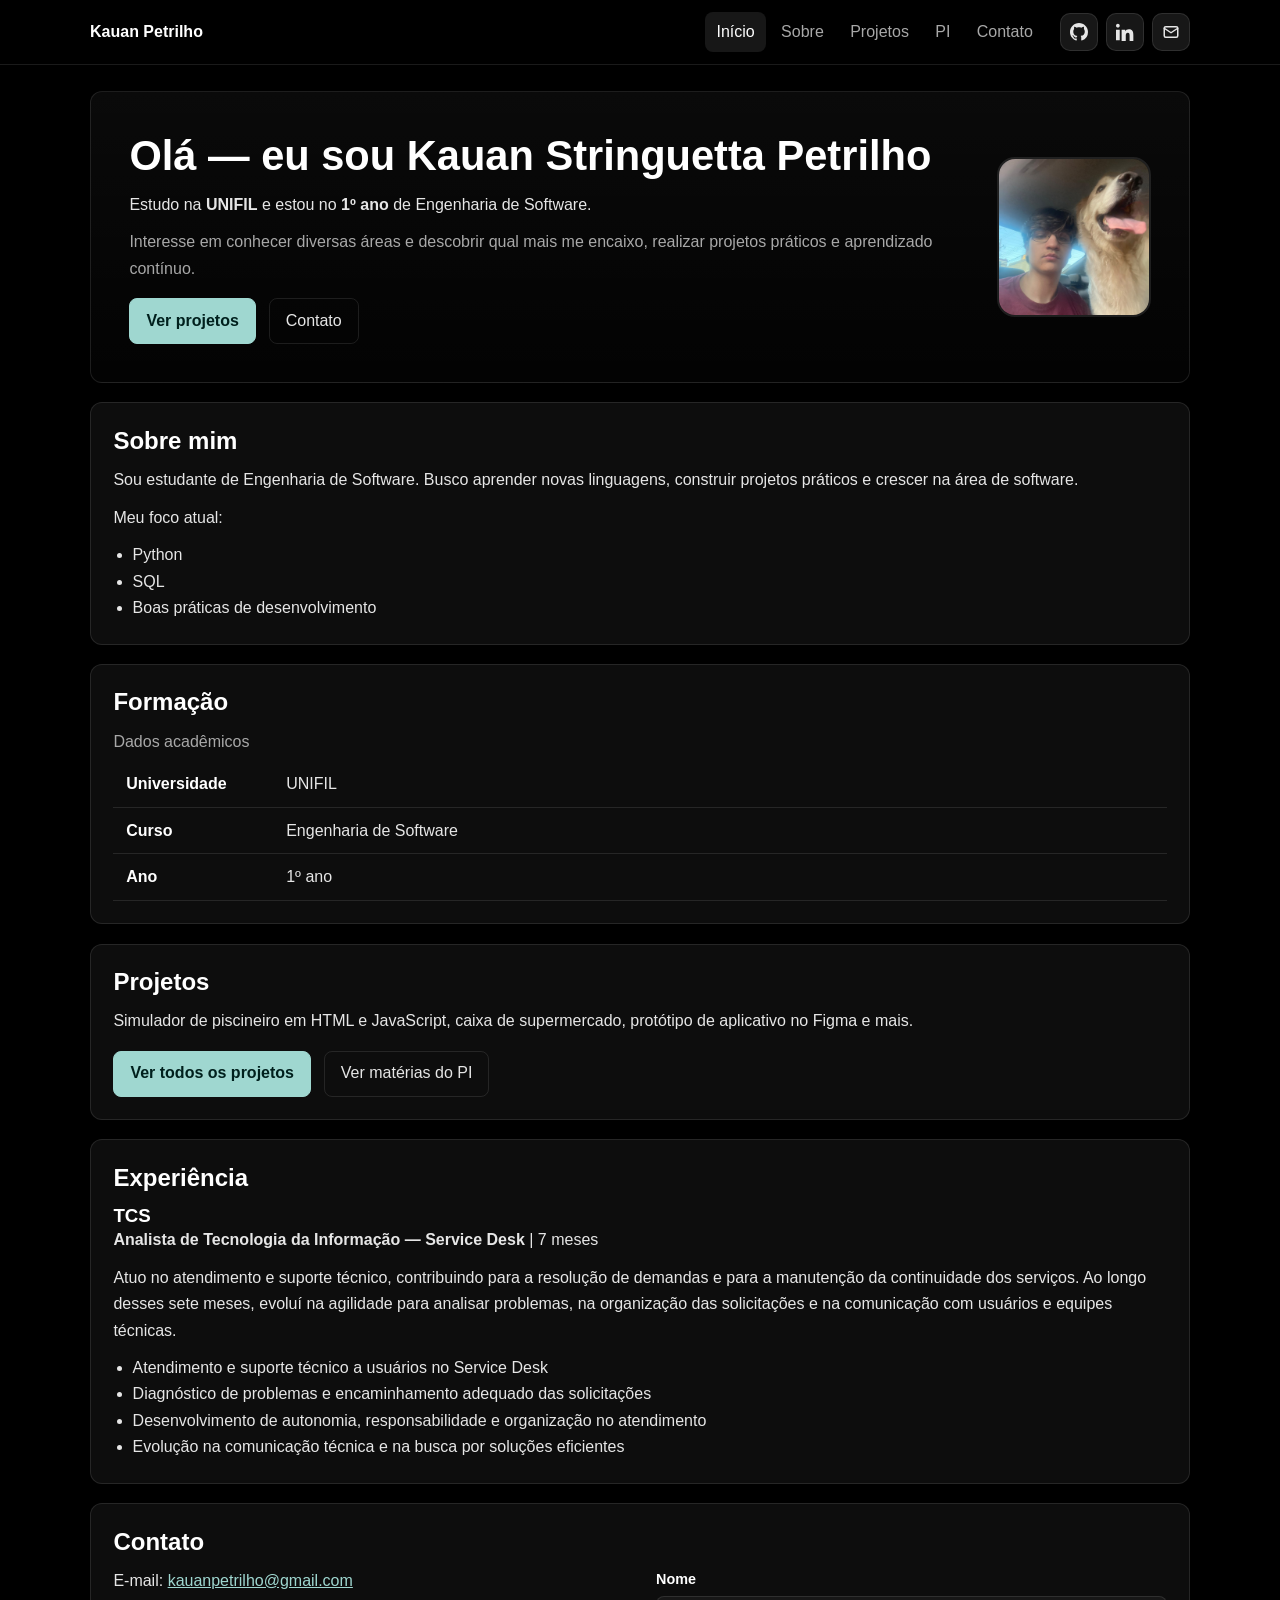
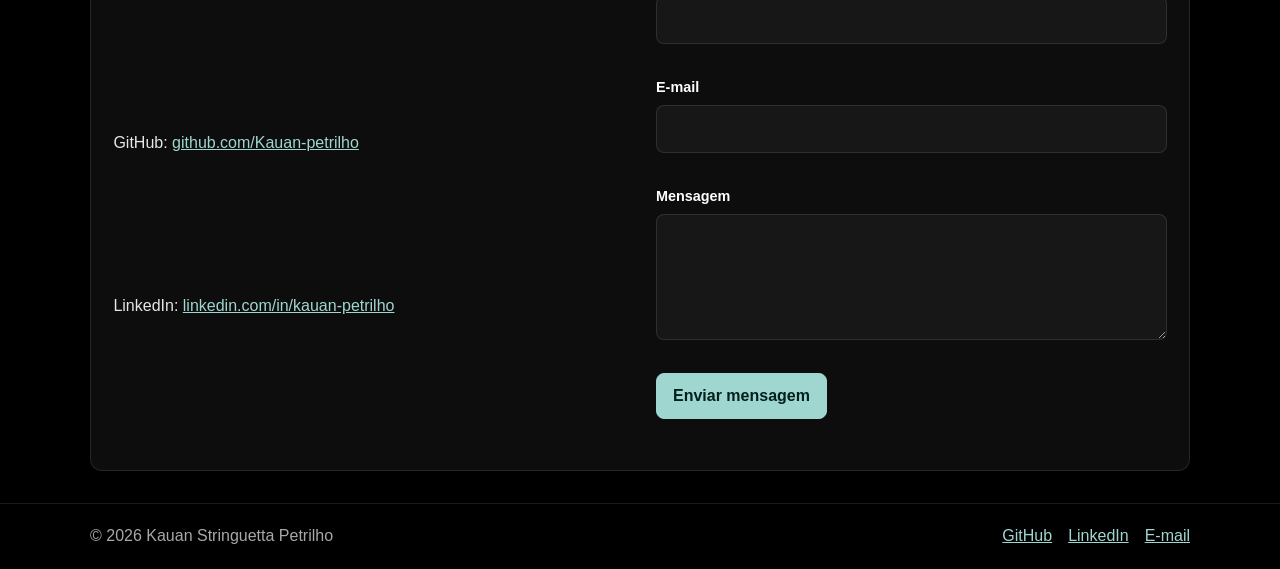
<file: index.html>
<!DOCTYPE html>
<html lang="pt-BR">
<head>
    <meta charset="UTF-8">
    <meta name="viewport" content="width=device-width, initial-scale=1.0">
    <title>Portfólio - Kauan Stringuetta Petrilho</title>
    <meta name="description" content="Portfólio de Kauan Stringuetta Petrilho - estudante de Engenharia de Software na UNIFIL">
    <link rel="stylesheet" href="style.css">
    <script src="script.js" defer></script>
</head>
<body>
    <a class="skip-link" href="#conteudo">Ir para o conteúdo</a>

    <header class="site-header">
        <div class="container header-inner">
            <a class="logo" href="index.html">Kauan Petrilho</a>
            <button class="menu-toggle" type="button" aria-expanded="false" aria-controls="main-nav" aria-label="Abrir menu">
                <span></span><span></span><span></span>
            </button>
            <nav id="main-nav" class="main-nav" aria-label="Navegação principal">
                <a href="index.html" aria-current="page">Início</a>
                <a href="index.html#about">Sobre</a>
                <a href="projetos.html">Projetos</a>
                <a href="pi.html">PI</a>
                <a href="index.html#contact">Contato</a>
            </nav>
            <div class="header-actions">
                <a class="icon-btn" href="https://github.com/Kauan-petrilho" target="_blank" rel="noopener" aria-label="GitHub" title="GitHub">
                    <svg viewBox="0 0 16 16" fill="currentColor" aria-hidden="true"><path fill-rule="evenodd" d="M8 0C3.58 0 0 3.58 0 8c0 3.54 2.29 6.53 5.47 7.59.4.07.55-.17.55-.38 0-.19-.01-.82-.01-1.49-2.01.37-2.53-.49-2.69-.94-.09-.23-.48-.94-.82-1.13-.28-.15-.68-.52-.01-.53.63-.01 1.08.58 1.23.82.72 1.21 1.87.87 2.33.66.07-.52.28-.87.51-1.07-1.78-.2-3.64-.89-3.64-3.95 0-.87.31-1.59.82-2.15-.08-.2-.36-1.02.08-2.12 0 0 .67-.21 2.2.82.64-.18 1.32-.27 2-.27.68 0 1.36.09 2 .27 1.53-1.04 2.2-.82 2.2-.82.44 1.1.16 1.92.08 2.12.51.56.82 1.27.82 2.15 0 3.07-1.87 3.75-3.65 3.95.29.25.54.73.54 1.48 0 1.07-.01 1.93-.01 2.2 0 .21.15.46.55.38A8.013 8.013 0 0 0 16 8c0-4.42-3.58-8-8-8z"/></svg>
                </a>
                <a class="icon-btn" href="https://www.linkedin.com/in/kauan-petrilho-874bb33b4/" target="_blank" rel="noopener" aria-label="LinkedIn" title="LinkedIn">
                    <svg viewBox="0 0 24 24" fill="currentColor" aria-hidden="true"><path d="M4.98 3.5C4.98 4.88 3.88 6 2.49 6 1.1 6 0 4.88 0 3.5 0 2.12 1.1 1 2.49 1 3.88 1 4.98 2.12 4.98 3.5zM0 8.99h4.98v14H0v-14zm7.5 0h4.78v1.89h.07c.67-1.27 2.31-2.6 4.76-2.6 5.08 0 6.01 3.34 6.01 7.68v8.03h-4.98v-7.12c0-1.7-.03-3.89-2.37-3.89-2.38 0-2.74 1.86-2.74 3.79v7.22H7.5v-14z"/></svg>
                </a>
                <a class="icon-btn" href="mailto:kauanpetrilho@gmail.com" aria-label="Enviar e-mail" title="Gmail">
                    <svg viewBox="0 0 24 24" fill="none" stroke="currentColor" stroke-width="2" stroke-linecap="round" stroke-linejoin="round" aria-hidden="true"><rect x="3" y="5" width="18" height="14" rx="2"/><path d="m3 7 9 6 9-6"/></svg>
                </a>
            </div>
        </div>
    </header>

    <main id="conteudo" class="container">
        <section class="hero" aria-labelledby="titulo-hero">
            <div class="hero-inner">
                <div class="hero-text">
                    <h1 id="titulo-hero">Olá — eu sou Kauan Stringuetta Petrilho</h1>
                    <p>Estudo na <strong>UNIFIL</strong> e estou no <strong>1º ano</strong> de Engenharia de Software.</p>
                    <p class="lead">Interesse em conhecer diversas áreas e descobrir qual mais me encaixo, realizar projetos práticos e aprendizado contínuo.</p>
                    <div class="hero-ctas">
                        <a class="btn btn-primary" href="projetos.html">Ver projetos</a>
                        <a class="btn" href="#contact">Contato</a>
                    </div>
                </div>
                <figure class="hero-photo">
                    <img src="foto.jpg" alt="Foto de perfil de Kauan Stringuetta Petrilho" width="160" height="160">
                </figure>
            </div>
        </section>

        <section id="about" aria-labelledby="titulo-sobre">
            <h2 id="titulo-sobre">Sobre mim</h2>
            <p>Sou estudante de Engenharia de Software. Busco aprender novas linguagens, construir projetos práticos e crescer na área de software.</p>
            <p>Meu foco atual:</p>
            <ul class="focus-list">
                <li>Python</li>
                <li>SQL</li>
                <li>Boas práticas de desenvolvimento</li>
            </ul>
        </section>

        <section aria-labelledby="titulo-formacao">
            <h2 id="titulo-formacao">Formação</h2>
            <div class="table-wrap">
                <table>
                    <caption>Dados acadêmicos</caption>
                    <tbody>
                        <tr><th scope="row">Universidade</th><td>UNIFIL</td></tr>
                        <tr><th scope="row">Curso</th><td>Engenharia de Software</td></tr>
                        <tr><th scope="row">Ano</th><td>1º ano</td></tr>
                    </tbody>
                </table>
            </div>
        </section>

        <section id="projects" aria-labelledby="titulo-projetos">
            <h2 id="titulo-projetos">Projetos</h2>
            <p>Simulador de piscineiro em HTML e JavaScript, caixa de supermercado, protótipo de aplicativo no Figma e mais.</p>
            <div class="hero-ctas">
                <a class="btn btn-primary" href="projetos.html">Ver todos os projetos</a>
                <a class="btn" href="pi.html">Ver matérias do PI</a>
            </div>
        </section>

        <section id="experience" aria-labelledby="titulo-experiencia">
            <h2 id="titulo-experiencia">Experiência</h2>
            <h3>TCS</h3>
            <p><strong>Analista de Tecnologia da Informação — Service Desk</strong> | 7 meses</p>
            <p>Atuo no atendimento e suporte técnico, contribuindo para a resolução de demandas e para a manutenção da continuidade dos serviços. Ao longo desses sete meses, evoluí na agilidade para analisar problemas, na organização das solicitações e na comunicação com usuários e equipes técnicas.</p>
            <ul class="focus-list">
                <li>Atendimento e suporte técnico a usuários no Service Desk</li>
                <li>Diagnóstico de problemas e encaminhamento adequado das solicitações</li>
                <li>Desenvolvimento de autonomia, responsabilidade e organização no atendimento</li>
                <li>Evolução na comunicação técnica e na busca por soluções eficientes</li>
            </ul>
        </section>

        <section id="contact" aria-labelledby="titulo-contato">
            <h2 id="titulo-contato">Contato</h2>
            <div class="contact-grid">
                <ul class="contact-links">
                    <li>E-mail: <a href="mailto:kauanpetrilho@gmail.com">kauanpetrilho@gmail.com</a></li>
                    <li>GitHub: <a href="https://github.com/Kauan-petrilho" target="_blank" rel="noopener">github.com/Kauan-petrilho</a></li>
                    <li>LinkedIn: <a href="https://www.linkedin.com/in/kauan-petrilho-874bb33b4/" target="_blank" rel="noopener">linkedin.com/in/kauan-petrilho</a></li>
                </ul>
                <form id="contact-form" novalidate>
                    <div class="form-field">
                        <label for="nome">Nome</label>
                        <input type="text" id="nome" name="nome" autocomplete="name" required>
                        <span class="field-error" id="erro-nome"></span>
                    </div>
                    <div class="form-field">
                        <label for="email">E-mail</label>
                        <input type="email" id="email" name="email" autocomplete="email" required>
                        <span class="field-error" id="erro-email"></span>
                    </div>
                    <div class="form-field">
                        <label for="mensagem">Mensagem</label>
                        <textarea id="mensagem" name="mensagem" rows="4" required></textarea>
                        <span class="field-error" id="erro-mensagem"></span>
                    </div>
                    <button class="btn btn-primary" type="submit">Enviar mensagem</button>
                    <p class="form-status" id="form-status" role="status" aria-live="polite"></p>
                </form>
            </div>
        </section>
    </main>

    <footer class="site-footer">
        <div class="container footer-inner">
            <p>© <span id="ano">2026</span> Kauan Stringuetta Petrilho</p>
            <nav aria-label="Links externos">
                <ul class="footer-links">
                    <li><a href="https://github.com/Kauan-petrilho" target="_blank" rel="noopener">GitHub</a></li>
                    <li><a href="https://www.linkedin.com/in/kauan-petrilho-874bb33b4/" target="_blank" rel="noopener">LinkedIn</a></li>
                    <li><a href="mailto:kauanpetrilho@gmail.com">E-mail</a></li>
                </ul>
            </nav>
        </div>
    </footer>
</body>
</html>
</file>
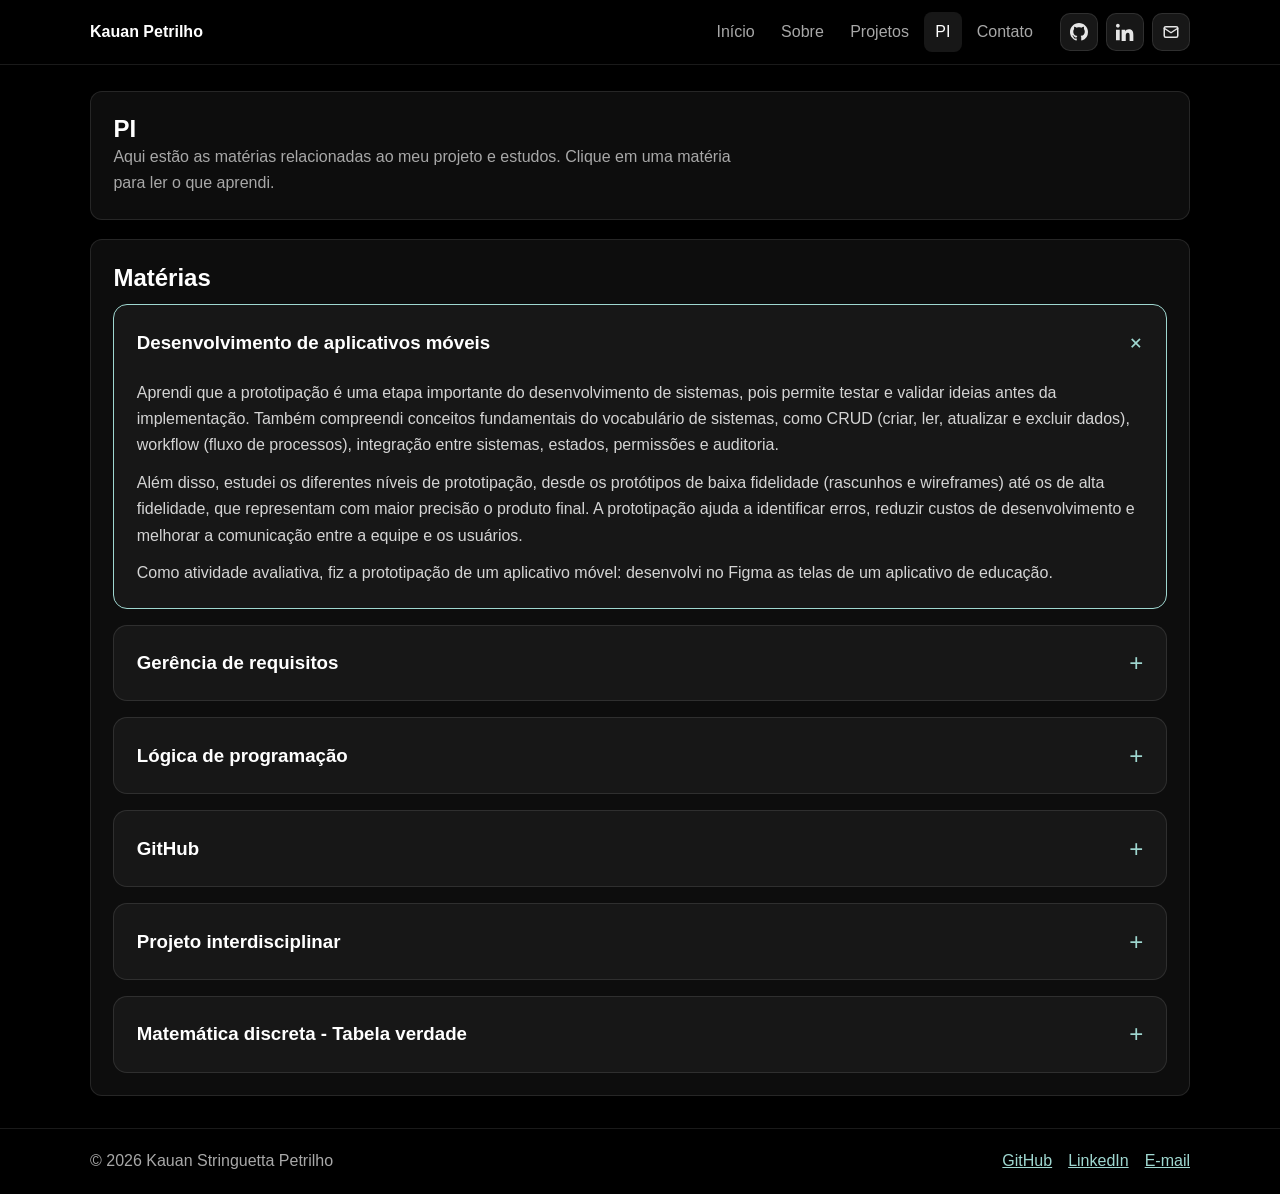
<file: pi.html>
<!DOCTYPE html>
<html lang="pt-BR">
<head>
    <meta charset="UTF-8">
    <meta name="viewport" content="width=device-width, initial-scale=1.0">
    <title>PI - Kauan Petrilho</title>
    <meta name="description" content="Página PI de Kauan Petrilho: matérias e atividades do primeiro ano">
    <link rel="stylesheet" href="style.css">
    <script src="script.js" defer></script>
</head>
<body>
    <a class="skip-link" href="#conteudo">Ir para o conteúdo</a>

    <header class="site-header">
        <div class="container header-inner">
            <a class="logo" href="index.html">Kauan Petrilho</a>
            <button class="menu-toggle" type="button" aria-expanded="false" aria-controls="main-nav" aria-label="Abrir menu">
                <span></span><span></span><span></span>
            </button>
            <nav id="main-nav" class="main-nav" aria-label="Navegação principal">
                <a href="index.html">Início</a>
                <a href="index.html#about">Sobre</a>
                <a href="projetos.html">Projetos</a>
                <a href="pi.html" aria-current="page">PI</a>
                <a href="index.html#contact">Contato</a>
            </nav>
            <div class="header-actions">
                <a class="icon-btn" href="https://github.com/Kauan-petrilho" target="_blank" rel="noopener" aria-label="GitHub" title="GitHub">
                    <svg viewBox="0 0 16 16" fill="currentColor" aria-hidden="true"><path fill-rule="evenodd" d="M8 0C3.58 0 0 3.58 0 8c0 3.54 2.29 6.53 5.47 7.59.4.07.55-.17.55-.38 0-.19-.01-.82-.01-1.49-2.01.37-2.53-.49-2.69-.94-.09-.23-.48-.94-.82-1.13-.28-.15-.68-.52-.01-.53.63-.01 1.08.58 1.23.82.72 1.21 1.87.87 2.33.66.07-.52.28-.87.51-1.07-1.78-.2-3.64-.89-3.64-3.95 0-.87.31-1.59.82-2.15-.08-.2-.36-1.02.08-2.12 0 0 .67-.21 2.2.82.64-.18 1.32-.27 2-.27.68 0 1.36.09 2 .27 1.53-1.04 2.2-.82 2.2-.82.44 1.1.16 1.92.08 2.12.51.56.82 1.27.82 2.15 0 3.07-1.87 3.75-3.65 3.95.29.25.54.73.54 1.48 0 1.07-.01 1.93-.01 2.2 0 .21.15.46.55.38A8.013 8.013 0 0 0 16 8c0-4.42-3.58-8-8-8z"/></svg>
                </a>
                <a class="icon-btn" href="https://www.linkedin.com/in/kauan-petrilho-874bb33b4/" target="_blank" rel="noopener" aria-label="LinkedIn" title="LinkedIn">
                    <svg viewBox="0 0 24 24" fill="currentColor" aria-hidden="true"><path d="M4.98 3.5C4.98 4.88 3.88 6 2.49 6 1.1 6 0 4.88 0 3.5 0 2.12 1.1 1 2.49 1 3.88 1 4.98 2.12 4.98 3.5zM0 8.99h4.98v14H0v-14zm7.5 0h4.78v1.89h.07c.67-1.27 2.31-2.6 4.76-2.6 5.08 0 6.01 3.34 6.01 7.68v8.03h-4.98v-7.12c0-1.7-.03-3.89-2.37-3.89-2.38 0-2.74 1.86-2.74 3.79v7.22H7.5v-14z"/></svg>
                </a>
                <a class="icon-btn" href="mailto:kauanpetrilho@gmail.com" aria-label="Enviar e-mail" title="Gmail">
                    <svg viewBox="0 0 24 24" fill="none" stroke="currentColor" stroke-width="2" stroke-linecap="round" stroke-linejoin="round" aria-hidden="true"><rect x="3" y="5" width="18" height="14" rx="2"/><path d="m3 7 9 6 9-6"/></svg>
                </a>
            </div>
        </div>
    </header>

    <main id="conteudo" class="container">
        <section aria-labelledby="titulo-pi">
            <h1 id="titulo-pi">PI</h1>
            <p class="page-intro">Aqui estão as matérias relacionadas ao meu projeto e estudos. Clique em uma matéria para ler o que aprendi.</p>
        </section>

        <section aria-labelledby="titulo-materias">
            <h2 id="titulo-materias">Matérias</h2>
            <div class="subject-grid">
                <details class="subject-card" open>
                    <summary><h3>Desenvolvimento de aplicativos móveis</h3></summary>
                    <div class="subject-body">
                        <p>Aprendi que a prototipação é uma etapa importante do desenvolvimento de sistemas, pois permite testar e validar ideias antes da implementação. Também compreendi conceitos fundamentais do vocabulário de sistemas, como CRUD (criar, ler, atualizar e excluir dados), workflow (fluxo de processos), integração entre sistemas, estados, permissões e auditoria.</p>
                        <p>Além disso, estudei os diferentes níveis de prototipação, desde os protótipos de baixa fidelidade (rascunhos e wireframes) até os de alta fidelidade, que representam com maior precisão o produto final. A prototipação ajuda a identificar erros, reduzir custos de desenvolvimento e melhorar a comunicação entre a equipe e os usuários.</p>
                        <p>Como atividade avaliativa, fiz a prototipação de um aplicativo móvel: desenvolvi no Figma as telas de um aplicativo de educação.</p>
                    </div>
                </details>

                <details class="subject-card">
                    <summary><h3>Gerência de requisitos</h3></summary>
                    <div class="subject-body">
                        <p>Aprendi os conceitos fundamentais da Engenharia de Software e da Gerência de Requisitos. Entendi que os requisitos representam as necessidades e expectativas dos usuários e que seu levantamento é essencial para garantir que o sistema desenvolvido resolva o problema correto. Também aprendi a diferença entre requisitos funcionais, que definem o que o sistema deve fazer, e requisitos não funcionais, que definem como o sistema deve funcionar, considerando aspectos como usabilidade, confiabilidade, desempenho e suportabilidade.</p>
                        <p>Além disso, estudei as fases do ciclo de vida do software, os modelos de desenvolvimento, a importância da documentação e validação dos requisitos e as principais técnicas de levantamento de requisitos, como entrevistas, questionários e brainstorming. Esses conhecimentos ajudam a reduzir erros, controlar mudanças e aumentar a qualidade do software desenvolvido.</p>
                        <p>Atividades realizadas:</p>
                        <ol>
                            <li>Um formulário para o professor avaliar se entendemos os conceitos básicos de gerência de requisitos.</li>
                            <li>Assistimos a um vídeo e listamos 10 problemas encontrados no ciclo de desenvolvimento do sistema apresentado.</li>
                            <li>Elaboramos um roteiro de entrevista para uma empresa fictícia criada por mim e meus amigos, preenchendo nome da empresa, processo da empresa e necessidades.</li>
                            <li>Fomos escolhidos como clientes e criamos slides dizendo o que esperávamos de processos e novas soluções para essa empresa.</li>
                        </ol>
                        <p>Também houve uma prova que englobou todo o material citado.</p>
                    </div>
                </details>

                <details class="subject-card">
                    <summary><h3>Lógica de programação</h3></summary>
                    <div class="subject-body">
                        <p>Durante a disciplina de Lógica de Programação, aprendi os conceitos fundamentais necessários para o desenvolvimento de algoritmos e programas. Os conteúdos foram apresentados utilizando as linguagens Java, C e Portugol, sendo o Portugol WebStudio a principal ferramenta utilizada para as atividades práticas.</p>
                        <p>Ao longo da disciplina, desenvolvi aproximadamente 10 listas de exercícios, abordando desde problemas mais simples, como cálculo de médias, soma de notas, operações matemáticas, estruturas condicionais e de repetição, até programas mais elaborados que exigiam maior capacidade de análise e resolução de problemas.</p>
                        <p>Também aprendi conceitos como variáveis, tipos de dados, entrada e saída de informações, operadores lógicos e matemáticos, estruturas de decisão (if/else), estruturas de repetição (enquanto, para e faça-enquanto) e organização de algoritmos.</p>
                        <p>Como atividade final, desenvolvi um sistema de caixa de supermercado, projeto que reuniu diversos conceitos aprendidos ao longo da disciplina, envolvendo cadastro de produtos, cálculos de valores, controle de compras e interação com o usuário. Esse trabalho permitiu aplicar na prática os conhecimentos adquiridos e fortalecer o raciocínio lógico e a capacidade de programação.</p>
                    </div>
                </details>

                <details class="subject-card">
                    <summary><h3>GitHub</h3></summary>
                    <div class="subject-body">
                        <p>Durante as atividades relacionadas ao Git e GitHub, aprendi os conceitos básicos de versionamento de código e colaboração em projetos de software. Estudei comandos fundamentais como git add, git commit, git push e git pull, compreendendo sua importância no controle de versões e na sincronização de arquivos entre o computador local e os repositórios remotos.</p>
                        <p>Ao longo das aulas e atividades práticas, realizei diversas tarefas utilizando o Visual Studio Code integrado ao Git, como clonar repositórios (git clone), criar e modificar arquivos, registrar alterações por meio de commits e enviar atualizações para o GitHub. Também aprendi a baixar alterações feitas por outros usuários, manter os projetos atualizados e organizar o histórico de desenvolvimento.</p>
                        <p>Essas atividades permitiram desenvolver conhecimentos sobre trabalho colaborativo, gerenciamento de versões, armazenamento de projetos em repositórios remotos e utilização de ferramentas amplamente empregadas no desenvolvimento de software.</p>
                    </div>
                </details>

                <details class="subject-card">
                    <summary><h3>Projeto interdisciplinar</h3></summary>
                    <div class="subject-body">
                        <p>No Projeto Interdisciplinar, desenvolvemos uma startup voltada para a área da educação. A proposta consistiu na criação de uma plataforma online que facilita a conexão entre alunos, universitários e professores particulares, tornando mais simples a busca por profissionais qualificados para aulas de reforço, preparação para provas, vestibulares e disciplinas acadêmicas.</p>
                        <p>Durante o desenvolvimento do projeto, passamos por diversas etapas importantes, como a identificação de um problema real no mercado educacional, pesquisa de público-alvo, análise de concorrentes, definição da proposta de valor, elaboração do modelo de negócios e desenvolvimento da ideia da plataforma. Também realizamos estudos sobre as necessidades dos usuários, discutimos funcionalidades do site e definimos estratégias para tornar o serviço acessível e eficiente.</p>
                        <p>Após a validação da ideia e a estruturação do negócio, organizamos todas as informações em um pitch, apresentando o problema identificado, a solução proposta, o funcionamento da plataforma, os diferenciais da startup e o potencial de impacto no setor educacional.</p>
                        <p>O projeto contribuiu para o desenvolvimento de habilidades de empreendedorismo, trabalho em equipe, inovação, planejamento estratégico e apresentação de negócios.</p>
                    </div>
                </details>

                <details class="subject-card">
                    <summary><h3>Matemática discreta - Tabela verdade</h3></summary>
                    <div class="subject-body">
                        <p>Aprendi conceitos fundamentais de Matemática Discreta, com destaque para as tabelas-verdade, utilizadas para analisar proposições lógicas e determinar se uma expressão é verdadeira ou falsa em diferentes situações. Estudei os principais operadores lógicos, como negação, conjunção, disjunção, condicional e bicondicional, e aprendi a construir e interpretar tabelas-verdade para verificar equivalências lógicas, tautologias, contradições e contingências.</p>
                        <p>Também aprendi sobre métodos dedutivos, que permitem chegar a conclusões lógicas a partir de premissas previamente estabelecidas. Além disso, estudei regras de inferência, argumentação lógica e técnicas de demonstração, desenvolvendo a capacidade de analisar problemas de forma estruturada e lógica. Esses conhecimentos são importantes para áreas como programação, desenvolvimento de sistemas e resolução de problemas computacionais.</p>
                        <p>Fizemos diversas listas sobre esse conteúdo e, em grupo, programamos um sistema lógico de calculadora com algumas aplicações práticas desses conceitos.</p>
                    </div>
                </details>
            </div>
        </section>
    </main>

    <footer class="site-footer">
        <div class="container footer-inner">
            <p>© <span id="ano">2026</span> Kauan Stringuetta Petrilho</p>
            <nav aria-label="Links externos">
                <ul class="footer-links">
                    <li><a href="https://github.com/Kauan-petrilho" target="_blank" rel="noopener">GitHub</a></li>
                    <li><a href="https://www.linkedin.com/in/kauan-petrilho-874bb33b4/" target="_blank" rel="noopener">LinkedIn</a></li>
                    <li><a href="mailto:kauanpetrilho@gmail.com">E-mail</a></li>
                </ul>
            </nav>
        </div>
    </footer>
</body>
</html>
</file>
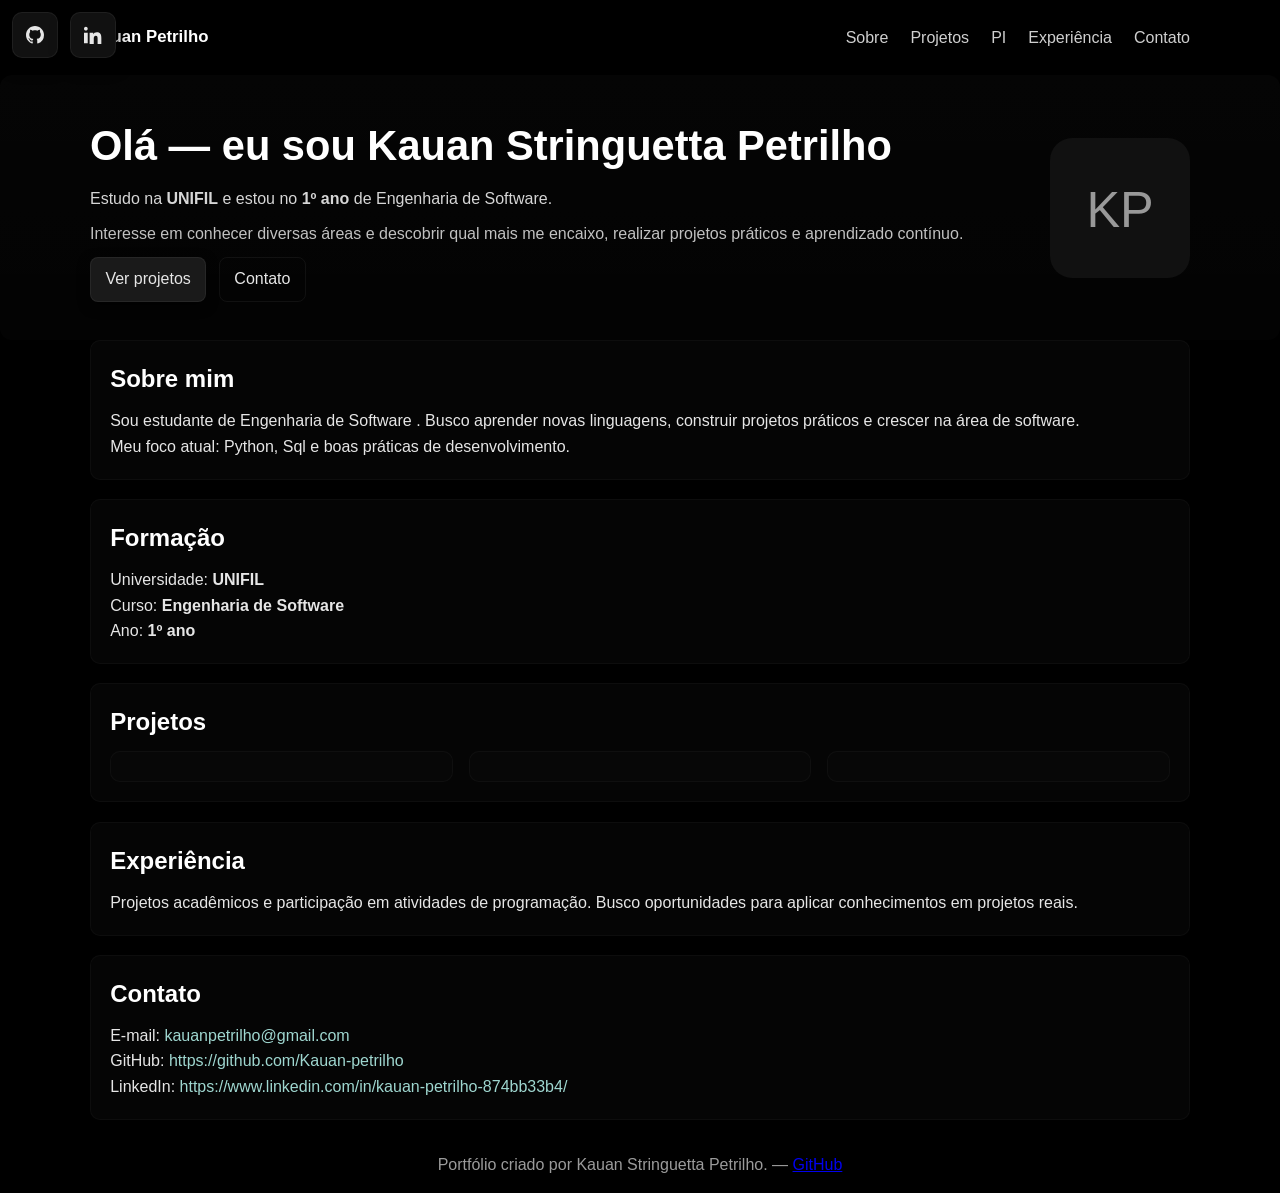
<file: portfolio.html>
<!DOCTYPE html>
<html lang="pt-BR">
<head>
    <meta charset="UTF-8">
    <meta name="viewport" content="width=device-width, initial-scale=1.0">
    <title>Portfólio - Kauan Stringuetta Petrilho</title>
    <link rel="stylesheet" href="styles.css">
    <meta name="description" content="Portfólio de Kauan Stringuetta Petrilho - estudante de Engenharia de Software na UNIFIL">
</head>
<body>
    <header class="site-header">
        <div class="container header-inner">
            <a class="logo" href="https://github.com/Kauan-petrilho" target="_blank" rel="noopener">Kauan Petrilho</a>
            <nav class="main-nav">
                <a href="#about">Sobre</a>
                <a href="#projects">Projetos</a>
                <a href="pi.html">PI</a>
                <a href="#experience">Experiência</a>
                <a href="#contact">Contato</a>
            </nav>
            <div class="social-buttons">
                <a class="social-btn github-btn" href="https://github.com/Kauan-petrilho" target="_blank" rel="noopener" aria-label="GitHub">
                    <svg viewBox="0 0 16 16" fill="currentColor" xmlns="http://www.w3.org/2000/svg" aria-hidden="true">
                        <path fill-rule="evenodd" d="M8 0C3.58 0 0 3.58 0 8c0 3.54 2.29 6.53 5.47 7.59.4.07.55-.17.55-.38 0-.19-.01-.82-.01-1.49-2.01.37-2.53-.49-2.69-.94-.09-.23-.48-.94-.82-1.13-.28-.15-.68-.52-.01-.53.63-.01 1.08.58 1.23.82.72 1.21 1.87.87 2.33.66.07-.52.28-.87.51-1.07-1.78-.2-3.64-.89-3.64-3.95 0-.87.31-1.59.82-2.15-.08-.2-.36-1.02.08-2.12 0 0 .67-.21 2.2.82.64-.18 1.32-.27 2-.27.68 0 1.36.09 2 .27 1.53-1.04 2.2-.82 2.2-.82.44 1.1.16 1.92.08 2.12.51.56.82 1.27.82 2.15 0 3.07-1.87 3.75-3.65 3.95.29.25.54.73.54 1.48 0 1.07-.01 1.93-.01 2.2 0 .21.15.46.55.38A8.013 8.013 0 0 0 16 8c0-4.42-3.58-8-8-8z"/>
                    </svg>
                </a>
                <a class="social-btn linkedin-btn" href="https://www.linkedin.com/in/kauan-petrilho-874bb33b4/" target="_blank" rel="noopener" aria-label="LinkedIn">
                    <svg viewBox="0 0 24 24" fill="currentColor" xmlns="http://www.w3.org/2000/svg" aria-hidden="true">
                        <path d="M4.98 3.5C4.98 4.88 3.88 6 2.49 6 1.1 6 0 4.88 0 3.5 0 2.12 1.1 1 2.49 1 3.88 1 4.98 2.12 4.98 3.5zM0 8.99h4.98v14H0v-14zm7.5 0h4.78v1.89h.07c.67-1.27 2.31-2.6 4.76-2.6 5.08 0 6.01 3.34 6.01 7.68v8.03h-4.98v-7.12c0-1.7-.03-3.89-2.37-3.89-2.38 0-2.74 1.86-2.74 3.79v7.22H7.5v-14z"/>
                    </svg>
                </a>
            </div>
        </div>
        <div class="hero">
            <div class="container hero-inner">
                <div class="hero-text">
                    <h1>Olá — eu sou Kauan Stringuetta Petrilho</h1>
                    <p>Estudo na <strong>UNIFIL</strong> e estou no <strong>1º ano</strong> de Engenharia de Software.</p>
                    <p class="lead">Interesse em conhecer diversas áreas e descobrir qual mais me encaixo, realizar projetos práticos e aprendizado contínuo.</p>
                    <div class="hero-ctas">
                        <a class="btn btn-primary" href="#projects">Ver projetos</a>
                        <a class="btn" href="#contact">Contato</a>
                    </div>
                </div>
                <div class="hero-photo" aria-hidden="true">
                    <svg width="140" height="140" viewBox="0 0 100 100" xmlns="http://www.w3.org/2000/svg" role="img" aria-label="avatar">
                        <rect width="100" height="100" rx="16" fill="#111" />
                        <text x="50%" y="54%" dominant-baseline="middle" text-anchor="middle" font-size="36" fill="#999">KP</text>
                    </svg>
                </div>
            </div>
        </div>
    </header>

    <main class="container">
        <section id="about" class="about">
            <h2>Sobre mim</h2>
            <p>Sou estudante de Engenharia de Software . Busco aprender novas linguagens, construir projetos práticos e crescer na área de software.</p>
            <p>Meu foco atual: Python, Sql e boas práticas de desenvolvimento.</p>
        </section>

        <section class="education">
            <h2>Formação</h2>
            <p>Universidade: <strong>UNIFIL</strong></p>
            <p>Curso: <strong>Engenharia de Software</strong></p>
            <p>Ano: <strong>1º ano</strong></p>
        </section>

        <section id="projects" class="projects">
            <h2>Projetos</h2>
            <div class="projects-grid">
                <article class="project-card">
                    
                </article>
                <article class="project-card">
                    
                </article>
                <article class="project-card">
                   
                </article>
            </div>
        </section>

        <section id="experience" class="experience">
            <h2>Experiência</h2>
            <p>Projetos acadêmicos e participação em atividades de programação. Busco oportunidades para aplicar conhecimentos em projetos reais.</p>
        </section>

        <section id="contact" class="contact">
            <h2>Contato</h2>
            <p>E-mail: <a href="mailto:kauanpetrilho@gmail.com">kauanpetrilho@gmail.com</a></p>
            <p>GitHub: <a href="https://github.com/Kauan-petrilho" target="_blank" rel="noopener">https://github.com/Kauan-petrilho</a></p>
            <p>LinkedIn: <a href=https://www.linkedin.com/in/kauan-petrilho-874bb33b4/ target="_blank" rel="noopener">https://www.linkedin.com/in/kauan-petrilho-874bb33b4/</a></p>
        </section>
    </main>

    <footer>
        <div class="container">
            <p>Portfólio criado por Kauan Stringuetta Petrilho. — <a href="https://github.com/Kauan-petrilho" target="_blank" rel="noopener">GitHub</a></p>
        </div>
    </footer>
</body>
</html>
</file>
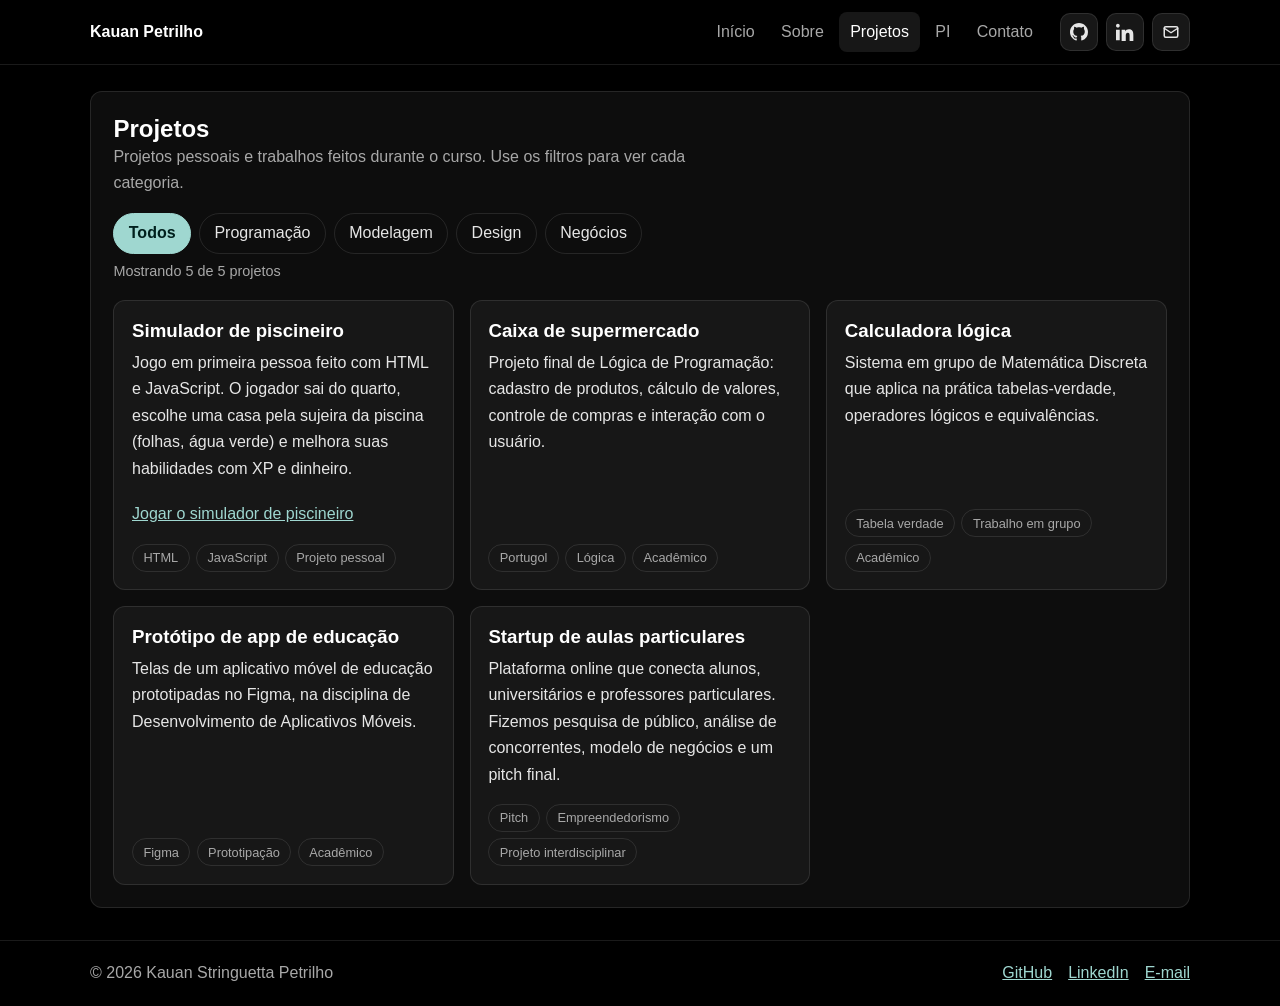
<file: projetos.html>
<!DOCTYPE html>
<html lang="pt-BR">
<head>
    <meta charset="UTF-8">
    <meta name="viewport" content="width=device-width, initial-scale=1.0">
    <title>Projetos - Kauan Petrilho</title>
    <meta name="description" content="Projetos pessoais e acadêmicos de Kauan Stringuetta Petrilho">
    <link rel="stylesheet" href="style.css">
    <script src="script.js" defer></script>
</head>
<body>
    <a class="skip-link" href="#conteudo">Ir para o conteúdo</a>

    <header class="site-header">
        <div class="container header-inner">
            <a class="logo" href="index.html">Kauan Petrilho</a>
            <button class="menu-toggle" type="button" aria-expanded="false" aria-controls="main-nav" aria-label="Abrir menu">
                <span></span><span></span><span></span>
            </button>
            <nav id="main-nav" class="main-nav" aria-label="Navegação principal">
                <a href="index.html">Início</a>
                <a href="index.html#about">Sobre</a>
                <a href="projetos.html" aria-current="page">Projetos</a>
                <a href="pi.html">PI</a>
                <a href="index.html#contact">Contato</a>
            </nav>
            <div class="header-actions">
                <a class="icon-btn" href="https://github.com/Kauan-petrilho" target="_blank" rel="noopener" aria-label="GitHub" title="GitHub">
                    <svg viewBox="0 0 16 16" fill="currentColor" aria-hidden="true"><path fill-rule="evenodd" d="M8 0C3.58 0 0 3.58 0 8c0 3.54 2.29 6.53 5.47 7.59.4.07.55-.17.55-.38 0-.19-.01-.82-.01-1.49-2.01.37-2.53-.49-2.69-.94-.09-.23-.48-.94-.82-1.13-.28-.15-.68-.52-.01-.53.63-.01 1.08.58 1.23.82.72 1.21 1.87.87 2.33.66.07-.52.28-.87.51-1.07-1.78-.2-3.64-.89-3.64-3.95 0-.87.31-1.59.82-2.15-.08-.2-.36-1.02.08-2.12 0 0 .67-.21 2.2.82.64-.18 1.32-.27 2-.27.68 0 1.36.09 2 .27 1.53-1.04 2.2-.82 2.2-.82.44 1.1.16 1.92.08 2.12.51.56.82 1.27.82 2.15 0 3.07-1.87 3.75-3.65 3.95.29.25.54.73.54 1.48 0 1.07-.01 1.93-.01 2.2 0 .21.15.46.55.38A8.013 8.013 0 0 0 16 8c0-4.42-3.58-8-8-8z"/></svg>
                </a>
                <a class="icon-btn" href="https://www.linkedin.com/in/kauan-petrilho-874bb33b4/" target="_blank" rel="noopener" aria-label="LinkedIn" title="LinkedIn">
                    <svg viewBox="0 0 24 24" fill="currentColor" aria-hidden="true"><path d="M4.98 3.5C4.98 4.88 3.88 6 2.49 6 1.1 6 0 4.88 0 3.5 0 2.12 1.1 1 2.49 1 3.88 1 4.98 2.12 4.98 3.5zM0 8.99h4.98v14H0v-14zm7.5 0h4.78v1.89h.07c.67-1.27 2.31-2.6 4.76-2.6 5.08 0 6.01 3.34 6.01 7.68v8.03h-4.98v-7.12c0-1.7-.03-3.89-2.37-3.89-2.38 0-2.74 1.86-2.74 3.79v7.22H7.5v-14z"/></svg>
                </a>
                <a class="icon-btn" href="mailto:kauanpetrilho@gmail.com" aria-label="Enviar e-mail" title="Gmail">
                    <svg viewBox="0 0 24 24" fill="none" stroke="currentColor" stroke-width="2" stroke-linecap="round" stroke-linejoin="round" aria-hidden="true"><rect x="3" y="5" width="18" height="14" rx="2"/><path d="m3 7 9 6 9-6"/></svg>
                </a>
            </div>
        </div>
    </header>

    <main id="conteudo" class="container">
        <section aria-labelledby="titulo-projetos">
            <h1 id="titulo-projetos">Projetos</h1>
            <p class="page-intro">Projetos pessoais e trabalhos feitos durante o curso. Use os filtros para ver cada categoria.</p>

            <div class="filters" role="group" aria-label="Filtrar projetos por categoria">
                <button class="filter-btn" type="button" data-filter="todos" aria-pressed="true">Todos</button>
                <button class="filter-btn" type="button" data-filter="programacao" aria-pressed="false">Programação</button>
                <button class="filter-btn" type="button" data-filter="modelagem" aria-pressed="false">Modelagem</button>
                <button class="filter-btn" type="button" data-filter="design" aria-pressed="false">Design</button>
                <button class="filter-btn" type="button" data-filter="negocios" aria-pressed="false">Negócios</button>
            </div>
            <p class="count" id="project-count" aria-live="polite">Mostrando 5 de 5 projetos</p>

            <div class="projects-grid" id="projects-list">
                <article class="project-card" data-category="programacao">
                    <h3>Simulador de piscineiro</h3>
                    <p>Jogo em primeira pessoa feito com HTML e JavaScript. O jogador sai do quarto, escolhe uma casa pela sujeira da piscina (folhas, água verde) e melhora suas habilidades com XP e dinheiro.</p>
                    <p><a href="https://kauan-petrilho.github.io/Jogo-Simulador-de-piscineiro/" target="_blank" rel="noopener">Jogar o simulador de piscineiro</a></p>
                    <ul class="tag-list"><li>HTML</li><li>JavaScript</li><li>Projeto pessoal</li></ul>
                </article>
                <article class="project-card" data-category="programacao">
                    <h3>Caixa de supermercado</h3>
                    <p>Projeto final de Lógica de Programação: cadastro de produtos, cálculo de valores, controle de compras e interação com o usuário.</p>
                    <ul class="tag-list"><li>Portugol</li><li>Lógica</li><li>Acadêmico</li></ul>
                </article>
                <article class="project-card" data-category="programacao">
                    <h3>Calculadora lógica</h3>
                    <p>Sistema em grupo de Matemática Discreta que aplica na prática tabelas-verdade, operadores lógicos e equivalências.</p>
                    <ul class="tag-list"><li>Tabela verdade</li><li>Trabalho em grupo</li><li>Acadêmico</li></ul>
                </article>
                <article class="project-card" data-category="design">
                    <h3>Protótipo de app de educação</h3>
                    <p>Telas de um aplicativo móvel de educação prototipadas no Figma, na disciplina de Desenvolvimento de Aplicativos Móveis.</p>
                    <ul class="tag-list"><li>Figma</li><li>Prototipação</li><li>Acadêmico</li></ul>
                </article>
                <article class="project-card" data-category="negocios">
                    <h3>Startup de aulas particulares</h3>
                    <p>Plataforma online que conecta alunos, universitários e professores particulares. Fizemos pesquisa de público, análise de concorrentes, modelo de negócios e um pitch final.</p>
                    <ul class="tag-list"><li>Pitch</li><li>Empreendedorismo</li><li>Projeto interdisciplinar</li></ul>
                </article>
            </div>
        </section>
    </main>

    <footer class="site-footer">
        <div class="container footer-inner">
            <p>© <span id="ano">2026</span> Kauan Stringuetta Petrilho</p>
            <nav aria-label="Links externos">
                <ul class="footer-links">
                    <li><a href="https://github.com/Kauan-petrilho" target="_blank" rel="noopener">GitHub</a></li>
                    <li><a href="https://www.linkedin.com/in/kauan-petrilho-874bb33b4/" target="_blank" rel="noopener">LinkedIn</a></li>
                    <li><a href="mailto:kauanpetrilho@gmail.com">E-mail</a></li>
                </ul>
            </nav>
        </div>
    </footer>
</body>
</html>
</file>
<file: style.css>
:root {
  --bg: #000;
  --surface: #0d0d0d;
  --surface-2: #171717;
  --border: rgba(255, 255, 255, 0.1);
  --text: #e6e6e6;
  --muted: #a8a8a8;
  --heading: #fff;
  --accent: #9fd7d0;
  --accent-ink: #00201d;
  --danger: #ff8f8f;
  --glow: rgba(159, 215, 208, 0.18);
  --radius: 12px;
}
*, *::before, *::after { box-sizing: border-box; margin: 0; padding: 0; }
html { scroll-behavior: smooth; scroll-padding-top: 5rem; }
body {
  font-family: Inter, Arial, Helvetica, sans-serif;
  background: var(--bg);
  color: var(--text);
  line-height: 1.65;
  -webkit-font-smoothing: antialiased;
}
img { max-width: 100%; display: block; }
a { color: var(--accent); }
h1, h2, h3 { color: var(--heading); line-height: 1.25; }
:focus-visible { outline: 2px solid var(--accent); outline-offset: 3px; }
.container { width: min(1100px, 92%); margin-inline: auto; }
.skip-link { position: absolute; left: -999px; top: 8px; background: var(--accent); color: var(--accent-ink); padding: .5rem .8rem; border-radius: 8px; z-index: 200; }
.skip-link:focus { left: 8px; }


.site-header { position: sticky; top: 0; z-index: 100; background: var(--bg); border-bottom: 1px solid var(--border); }
.header-inner { display: flex; align-items: center; gap: 1rem; min-height: 64px; }
.logo { color: var(--heading); font-weight: 700; text-decoration: none; }
.main-nav { display: flex; gap: .25rem; margin-left: auto; }
.main-nav a { color: var(--muted); text-decoration: none; font-weight: 500; padding: .4rem .7rem; border-radius: 8px; transition: color .2s, background .2s; }
.main-nav a:hover, .main-nav a[aria-current="page"] { color: var(--heading); background: var(--surface-2); }
.header-actions { display: flex; gap: .5rem; }
.icon-btn { display: inline-flex; align-items: center; justify-content: center; width: 38px; height: 38px; border-radius: 10px; background: var(--surface-2); border: 1px solid var(--border); color: var(--text); transition: transform .2s, background .2s; }
.icon-btn svg { width: 18px; height: 18px; }
.icon-btn:hover { transform: translateY(-3px); background: var(--accent); color: var(--accent-ink); }
.menu-toggle { display: none; width: 40px; height: 40px; border: 1px solid var(--border); background: var(--surface-2); border-radius: 10px; flex-direction: column; align-items: center; justify-content: center; gap: 5px; cursor: pointer; }
.menu-toggle span { display: block; width: 18px; height: 2px; background: var(--text); transition: transform .25s, opacity .25s; }
.menu-toggle[aria-expanded="true"] span:nth-child(1) { transform: translateY(7px) rotate(45deg); }
.menu-toggle[aria-expanded="true"] span:nth-child(2) { opacity: 0; }
.menu-toggle[aria-expanded="true"] span:nth-child(3) { transform: translateY(-7px) rotate(-45deg); }


main { display: grid; gap: 1.2rem; padding-block: 1.6rem 2rem; }
main > section { background: var(--surface); border: 1px solid var(--border); border-radius: var(--radius); padding: 1.4rem; }
main > section > h2 { margin-bottom: .7rem; }
main p + p { margin-top: .7rem; }
.page-intro { color: var(--muted); max-width: 70ch; }
.hero { padding: 2.4rem !important; background: linear-gradient(180deg, rgba(255,255,255,.04), rgba(255,255,255,.01)) !important; }
.hero-inner { display: flex; gap: 2rem; align-items: center; justify-content: space-between; }
.hero h1 { font-size: clamp(1.6rem, 3.6vw, 2.6rem); margin-bottom: .6rem; }
.lead { color: var(--muted); }
.hero-ctas { margin-top: 1rem; display: flex; flex-wrap: wrap; gap: .8rem; }
.btn { display: inline-block; padding: .55rem 1rem; border-radius: 8px; text-decoration: none; color: var(--text); border: 1px solid var(--border); background: transparent; font: inherit; cursor: pointer; transition: transform .2s, background .2s; }
.btn:hover { transform: translateY(-2px); background: var(--surface-2); }
.btn-primary { background: var(--accent); color: var(--accent-ink); border-color: var(--accent); font-weight: 600; }
.btn-primary:hover { background: var(--accent); filter: brightness(1.08); }
.hero-photo img, .avatar-fallback { width: 160px; height: 160px; border-radius: 18px; object-fit: cover; border: 2px solid var(--border); }
.avatar-fallback { display: grid; place-items: center; background: var(--surface-2); color: var(--muted); font-size: 3rem; font-weight: 700; }
.focus-list { margin: .7rem 0 0 1.2rem; }
.table-wrap { overflow-x: auto; }
table { border-collapse: collapse; width: 100%; }
caption { text-align: left; color: var(--muted); padding-bottom: .4rem; }
th, td { text-align: left; padding: .6rem .8rem; border-bottom: 1px solid var(--border); }
th { color: var(--heading); width: 10rem; }
.tag-list { display: flex; flex-wrap: wrap; gap: .4rem; list-style: none; margin-top: .7rem; }
.tag-list li { font-size: .8rem; padding: .15rem .65rem; border: 1px solid var(--border); border-radius: 999px; color: var(--muted); }


.filters { display: flex; flex-wrap: wrap; gap: .5rem; margin: 1rem 0 .4rem; }
.filter-btn { padding: .4rem .9rem; border-radius: 999px; border: 1px solid var(--border); background: transparent; color: var(--text); font: inherit; cursor: pointer; transition: background .2s, color .2s; }
.filter-btn:hover { background: var(--surface-2); }
.filter-btn[aria-pressed="true"] { background: var(--accent); color: var(--accent-ink); border-color: var(--accent); font-weight: 600; }
.count { color: var(--muted); font-size: .9rem; margin-bottom: 1rem; }
.projects-grid { display: grid; grid-template-columns: repeat(auto-fit, minmax(260px, 1fr)); gap: 1rem; }
.project-card { display: flex; flex-direction: column; gap: .5rem; background: var(--surface-2); border: 1px solid var(--border); border-radius: var(--radius); padding: 1.1rem; transition: transform .2s, border-color .2s; }
.project-card:hover { transform: translateY(-4px); border-color: var(--accent); }
.project-card[hidden] { display: none; }
.project-card .tag-list { margin-top: auto; padding-top: .5rem; }


.subject-grid { display: grid; gap: 1rem; }
.subject-card { background: var(--surface-2); border: 1px solid var(--border); border-radius: 14px; padding: 0 1.4rem; transition: border-color .2s; }
.subject-card[open] { border-color: var(--accent); }
.subject-card summary { cursor: pointer; list-style: none; display: flex; justify-content: space-between; align-items: center; gap: 1rem; padding: 1.1rem 0; }
.subject-card summary::-webkit-details-marker { display: none; }
.subject-card summary::after { content: "+"; font-size: 1.5rem; color: var(--accent); transition: transform .25s; }
.subject-card[open] summary::after { transform: rotate(45deg); }
.subject-body { padding-bottom: 1.3rem; color: #d4d4d4; }
.subject-body ol { margin: .7rem 0 0 1.2rem; }


.contact-grid { display: grid; grid-template-columns: 1fr 1fr; gap: 2rem; }
.contact-links { list-style: none; display: grid; gap: .5rem; }
.form-field { display: grid; gap: .3rem; margin-bottom: .8rem; }
.form-field label { font-weight: 600; font-size: .9rem; color: var(--heading); }
input, textarea { font: inherit; color: var(--text); background: var(--surface-2); border: 1px solid var(--border); border-radius: 8px; padding: .6rem .75rem; }
input:focus, textarea:focus { border-color: var(--accent); }
[aria-invalid="true"] { border-color: var(--danger); }
.field-error { color: var(--danger); font-size: .85rem; min-height: 1.1em; }
.form-status { margin-top: .7rem; font-size: .9rem; min-height: 1.2em; }
.form-status.is-error { color: var(--danger); }

.site-footer { border-top: 1px solid var(--border); padding: 1.2rem 0; color: var(--muted); }
.footer-inner { display: flex; justify-content: space-between; align-items: center; flex-wrap: wrap; gap: 1rem; }
.footer-links { display: flex; gap: 1rem; list-style: none; }


@keyframes subir { from { opacity: 0; transform: translateY(16px); } to { opacity: 1; transform: none; } }
@keyframes brilho { 0%, 100% { box-shadow: 0 0 0 0 transparent; } 50% { box-shadow: 0 0 0 12px var(--glow); } }
.hero-text > * { animation: subir .7s ease both; }
.hero-text > :nth-child(2) { animation-delay: .1s; }
.hero-text > :nth-child(3) { animation-delay: .2s; }
.hero-text > :nth-child(4) { animation-delay: .3s; }
.hero-photo { animation: subir .8s .2s ease both; }
.hero-photo img, .avatar-fallback { animation: brilho 3.5s ease-in-out infinite; }
.reveal { opacity: 0; transform: translateY(18px); transition: opacity .6s ease, transform .6s ease; }
.reveal.is-visible { opacity: 1; transform: none; }
@media (prefers-reduced-motion: reduce) {
  *, *::before, *::after { animation: none !important; transition: none !important; scroll-behavior: auto !important; }
}


@media (max-width: 720px) {
  .menu-toggle { display: inline-flex; order: 3; }
  .header-actions { margin-left: auto; }
  .icon-btn:nth-child(3) { display: none; }
  .main-nav { display: none; position: absolute; top: 100%; left: 0; right: 0; flex-direction: column; margin: 0; padding: .75rem 4%; background: var(--bg); border-bottom: 1px solid var(--border); }
  .main-nav.is-open { display: flex; }
  .hero { padding: 1.5rem !important; }
  .hero-inner { flex-direction: column-reverse; text-align: center; }
  .hero-ctas { justify-content: center; }
  .contact-grid { grid-template-columns: 1fr; }
  th { width: auto; }
  .footer-inner { flex-direction: column; text-align: center; }
}
</file>
<file: styles.css>
/* Reset and base */
* { box-sizing: border-box; margin: 0; padding: 0; }
html,body { height: 100%; }
body {
  font-family: Inter, Arial, Helvetica, sans-serif;
  background: #000; /* preto básico */
  color: #e6e6e6;
  -webkit-font-smoothing:antialiased;
  -moz-osx-font-smoothing:grayscale;
  line-height: 1.6;
}

.container { width: min(1100px, 92%); margin: 0 auto; }

/* Header / Nav */
.site-header { padding: 1rem 0 0; }
.header-inner { display: flex; align-items: center; justify-content: space-between; padding: 0.5rem 0; }
.logo { color: #fff; font-weight:700; text-decoration:none; font-size:1.05rem; }
.main-nav a { color: #cfcfcf; margin-left: 1.1rem; text-decoration:none; font-weight:500; }
.main-nav a:hover { color: #fff; }

/* Social buttons (fixed top-left) */
.social-buttons { position:fixed; top:12px; left:12px; display:flex; gap:0.75rem; z-index:9999; }
.social-btn { display:inline-flex; align-items:center; justify-content:center; width:46px; height:46px; border-radius:10px; background:#111; border:1px solid rgba(255,255,255,0.06); color:#e6e6e6; text-decoration:none; box-shadow:0 6px 18px rgba(0,0,0,0.6); transition: transform 200ms ease, background 200ms ease, box-shadow 200ms ease; }
.social-btn svg { width:18px; height:18px; }
.social-btn:hover { transform: translateY(-4px) scale(1.06); background:#222; box-shadow:0 12px 30px rgba(0,0,0,0.75); }

/* Hero */
.hero { margin-top: 1rem; background: linear-gradient(180deg, rgba(255,255,255,0.02), rgba(255,255,255,0.01)); padding: 2.4rem; border-radius: 12px; }
.hero-inner { display:flex; gap:2rem; align-items:center; justify-content:space-between; }
.hero-text h1 { font-size: clamp(1.6rem, 3.6vw, 2.6rem); margin-bottom: 0.4rem; color:#fff; }
.hero-text p { color: #d6d6d6; margin-bottom: 0.6rem; }
.lead { opacity:0.9; margin-bottom: 0.8rem; }
.hero-photo { width:140px; height:140px; display:flex; align-items:center; justify-content:center; }

.hero-ctas { margin-top: 0.6rem; display:flex; gap:0.8rem; }
.btn { display:inline-block; padding:0.55rem 0.9rem; border-radius:8px; text-decoration:none; color:#e6e6e6; background:transparent; border:1px solid rgba(230,230,230,0.06); }
.btn-primary { background:#1a1a1a; border:1px solid rgba(255,255,255,0.06); box-shadow:0 4px 12px rgba(0,0,0,0.6); }
.btn-primary:hover { background:#272727; }

/* Sections */
main { display: grid; gap: 1.2rem; margin-top: 1.6rem; }
section { background: rgba(255,255,255,0.02); border-radius:10px; padding:1.2rem; border:1px solid rgba(255,255,255,0.03); }
section h2 { color: #ffffff; margin-bottom:0.6rem; }

.projects-grid { display:grid; grid-template-columns: repeat(auto-fit, minmax(220px,1fr)); gap:1rem; }
.project-card { background: rgba(255,255,255,0.01); padding:0.9rem; border-radius:10px; border:1px solid rgba(255,255,255,0.03); }
.project-card h3 { margin-bottom:0.4rem; color:#fff; }

.contact a { color:#9fd7d0; text-decoration:none; }
.contact a:hover { text-decoration:underline; }

footer { text-align:center; padding:1rem 0; color:#9b9b9b; margin-top:1rem; }

/* Responsive adjustments */
@media (max-width: 720px) {
  .hero-inner { flex-direction:column; text-align:center; }
  .main-nav { display:none; }
  .hero-photo { margin-top:0.6rem; }
}
</file>
